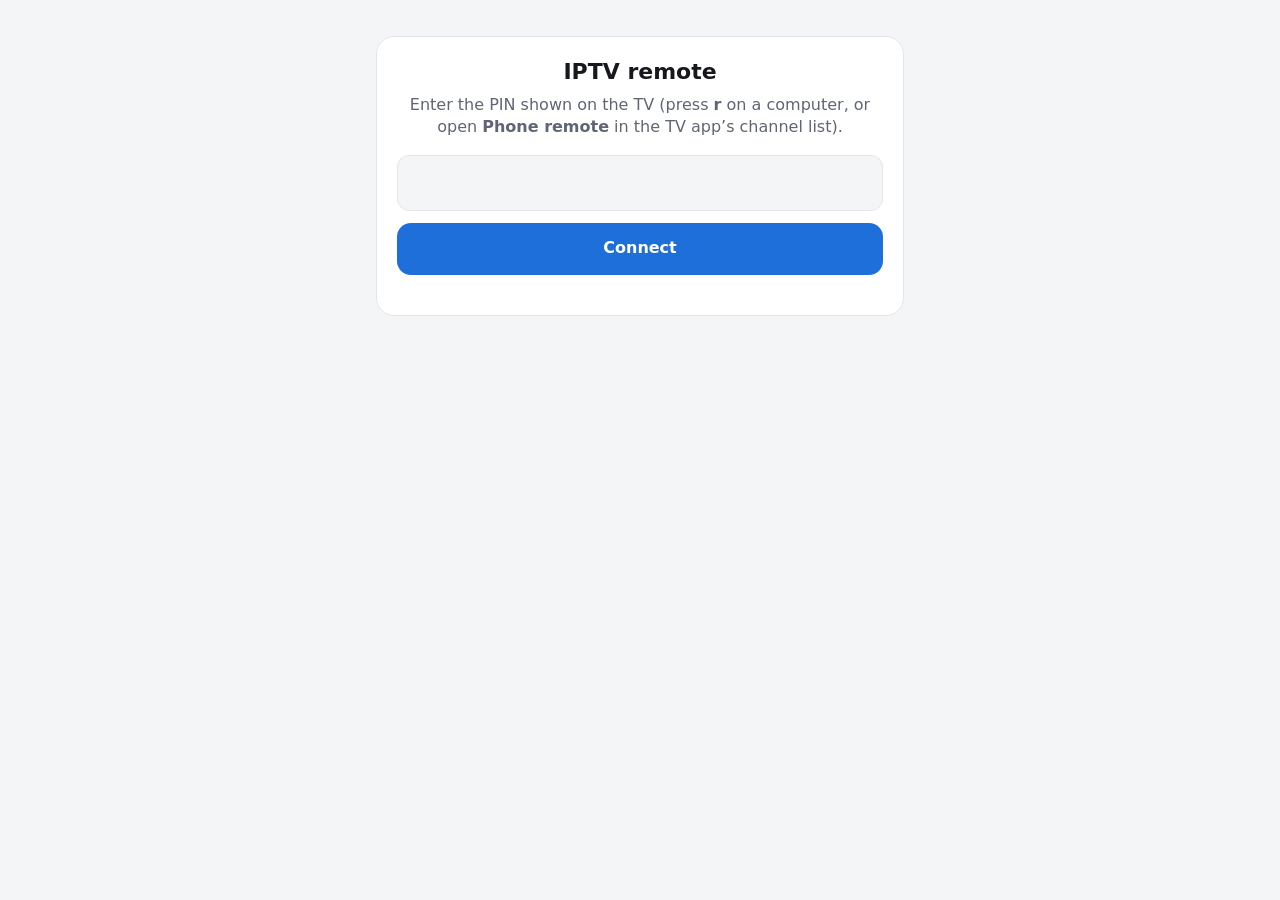
<file: crates/iptv-remote/src/page.html>
<!DOCTYPE html>
<html lang="en">
<head>
<meta charset="utf-8">
<meta name="viewport" content="width=device-width, initial-scale=1, viewport-fit=cover">
<meta name="theme-color" content="#14161a">
<meta name="referrer" content="no-referrer">
<title>IPTV remote</title>
<link rel="icon" href="data:image/svg+xml,%3Csvg xmlns='http://www.w3.org/2000/svg' viewBox='0 0 64 64'%3E%3Crect x='4' y='12' width='56' height='38' rx='6' fill='%231e88e5'/%3E%3Cpath d='M26 22v18l16-9z' fill='white'/%3E%3C/svg%3E">
<style>
:root {
  --bg: #f4f5f7; --card: #ffffff; --text: #16181d; --dim: #5f6673; --line: #e2e5ea;
  --accent: #1e6fd9; --accent-text: #ffffff; --star: #e0a800; --btn: #e9ecf1; --danger: #c62828;
}
@media (prefers-color-scheme: dark) {
  :root {
    --bg: #14161a; --card: #1d2026; --text: #eef0f3; --dim: #9aa2ae; --line: #2c3038;
    --accent: #4d9bff; --accent-text: #0b1220; --star: #ffcc33; --btn: #2a2e36; --danger: #ef6b6b;
  }
}
* { box-sizing: border-box; }
html, body { margin: 0; background: var(--bg); color: var(--text); }
body {
  font: 16px/1.4 system-ui, -apple-system, "Segoe UI", Roboto, sans-serif;
  padding: max(12px, env(safe-area-inset-top)) 16px max(16px, env(safe-area-inset-bottom));
  max-width: 560px; margin: 0 auto; -webkit-tap-highlight-color: transparent;
}
button, input, select { font: inherit; color: inherit; }
button {
  border: 0; border-radius: 14px; background: var(--btn); padding: 0; cursor: pointer;
  min-height: 52px; touch-action: manipulation; user-select: none;
}
button:active { filter: brightness(0.85); }
.hidden { display: none !important; }
.status { color: var(--dim); font-size: 14px; min-height: 20px; text-align: center; }
.status.error { color: var(--danger); }

.now {
  background: var(--card); border-radius: 18px; padding: 14px 16px; margin: 6px 0 12px;
  display: flex; align-items: center; gap: 12px; border: 1px solid var(--line);
}
.logo { width: 44px; height: 30px; object-fit: contain; flex: none; }
.now .logo { width: 64px; height: 40px; }
.now .num { font-size: 28px; font-weight: 700; color: var(--accent); min-width: 2ch; font-variant-numeric: tabular-nums; }
.now .name { flex: 1; font-size: 19px; font-weight: 600; overflow-wrap: anywhere; }
.star { background: none; min-height: 44px; min-width: 44px; font-size: 26px; color: var(--dim); }
.star.on { color: var(--star); }

.pad { display: grid; grid-template-columns: repeat(3, 1fr); gap: 10px; margin-bottom: 10px; }
.pad button { font-size: 18px; font-weight: 600; }
.pad .big { min-height: 64px; font-size: 22px; }
.pad .primary { background: var(--accent); color: var(--accent-text); }
.pad small { display: block; font-size: 12px; font-weight: 500; opacity: 0.8; }

.tracks { display: grid; grid-template-columns: 1fr 1fr; gap: 10px; margin-bottom: 12px; }
.tracks label { font-size: 13px; color: var(--dim); display: block; }
.tracks select {
  width: 100%; min-height: 48px; border-radius: 12px; border: 1px solid var(--line);
  background: var(--card); padding: 0 10px;
}

.find { display: flex; gap: 8px; margin: 4px 0 8px; position: sticky; top: 0; background: var(--bg); padding: 6px 0; z-index: 1; }
.find input {
  flex: 1; min-width: 0; min-height: 48px; border-radius: 12px; border: 1px solid var(--line);
  background: var(--card); padding: 0 14px;
}
.tabs { display: flex; gap: 6px; }
.tabs button { min-height: 48px; padding: 0 14px; border-radius: 12px; font-weight: 600; }
.tabs button[aria-pressed="true"] { background: var(--accent); color: var(--accent-text); }

.list { list-style: none; margin: 0; padding: 0; background: var(--card); border-radius: 16px; border: 1px solid var(--line); overflow: hidden; }
.list li { display: flex; align-items: center; border-top: 1px solid var(--line); }
.list li:first-child { border-top: 0; }
.list .pick {
  flex: 1; min-width: 0; text-align: left; background: none; border-radius: 0; min-height: 52px;
  padding: 8px 14px; display: flex; gap: 12px; align-items: center;
}
.list .pick .n { color: var(--dim); min-width: 4.5ch; text-align: right; font-variant-numeric: tabular-nums; }
.list .pick .t { overflow-wrap: anywhere; }
.list li.playing .pick { color: var(--accent); font-weight: 700; }
.list .empty { padding: 18px; color: var(--dim); text-align: center; }
.more { width: 100%; margin-top: 10px; }

.tools { margin: 24px 0 8px; background: var(--card); border: 1px solid var(--line); border-radius: 16px; padding: 14px 16px; }
.tools h2 { font-size: 17px; margin: 0 0 4px; }
.tools p { color: var(--dim); font-size: 14px; margin: 0 0 12px; }
.tools .row2 { display: grid; grid-template-columns: 1fr 1fr; gap: 10px; }
.tools button, .tools label.btn { min-height: 48px; border-radius: 12px; background: var(--btn); display: flex;
  align-items: center; justify-content: center; text-align: center; font-weight: 600; font-size: 15px; padding: 6px 8px; cursor: pointer; }
.pin { background: var(--card); border-radius: 18px; padding: 20px; margin-top: 24px; border: 1px solid var(--line); text-align: center; }
.pin h1 { font-size: 22px; margin: 0 0 6px; }
.pin p { color: var(--dim); margin: 0 0 16px; }
.pin input {
  width: 100%; font-size: 28px; letter-spacing: 0.3em; text-align: center; min-height: 56px;
  border-radius: 12px; border: 1px solid var(--line); background: var(--bg); margin-bottom: 12px;
}
.pin button { width: 100%; background: var(--accent); color: var(--accent-text); font-weight: 700; }
</style>
</head>
<body>

<section id="pin" class="pin hidden" aria-labelledby="pin-title">
  <h1 id="pin-title" data-t="IPTV remote">IPTV remote</h1>
  <p data-th="Enter the PIN shown on the TV (press <b>r</b> on a computer, or open <b>Phone remote</b> in the TV app’s channel list).">Enter the PIN shown on the TV (press <b>r</b> on a computer, or open <b>Phone remote</b> in the TV app’s channel list).</p>
  <form id="pin-form">
    <input id="pin-input" inputmode="numeric" autocomplete="one-time-code" maxlength="6" pattern="[0-9]{6}" aria-label="PIN" required>
    <button type="submit" data-t="Connect">Connect</button>
  </form>
  <div id="pin-status" class="status"></div>
</section>

<main id="remote" class="hidden">
  <div id="status" class="status" role="status"></div>

  <div class="now">
    <img class="logo hidden" id="now-logo" alt="" referrerpolicy="no-referrer">
    <div class="num" id="now-num">–</div>
    <div class="name" id="now-name" data-t="Connecting…">Connecting…</div>
    <button class="star" id="now-star" aria-label="Favorite" aria-pressed="false">☆</button>
  </div>

  <div class="pad">
    <button class="big primary" data-action="up" aria-label="Channel up">CH ▲</button>
    <button class="big" data-action="prev" aria-label="Previous channel">⟲<small data-t="previous">previous</small></button>
    <button class="big" data-volume="5" aria-label="Volume up">🔊 +</button>
    <button class="big primary" data-action="down" aria-label="Channel down">CH ▼</button>
    <button class="big" data-action="info" aria-label="Channel info on the TV">ⓘ<small data-t="info">info</small></button>
    <button class="big" data-volume="-5" aria-label="Volume down">🔉 −</button>
    <button data-action="group-prev" aria-label="Previous group">◀ <span data-t="group">group</span></button>
    <button data-action="group-next" aria-label="Next group"><span data-t="group">group</span> ▶</button>
    <button id="mute" aria-label="Mute" aria-pressed="false"><span id="vol">🔈 mute</span></button>
  </div>

  <div class="tracks" id="tracks">
    <div id="audio-box" class="hidden">
      <label for="audio" data-t="Audio">Audio</label>
      <select id="audio"></select>
    </div>
    <div id="subs-box" class="hidden">
      <label for="subs" data-t="Subtitles">Subtitles</label>
      <select id="subs"></select>
    </div>
  </div>

  <div class="find">
    <input id="q" type="search" placeholder="Search channels" data-tp="Search channels" autocomplete="off" autocorrect="off" spellcheck="false" aria-label="Search channels">
    <div class="tabs" role="group" aria-label="Show">
      <button id="tab-all" aria-pressed="true" data-t="All">All</button>
      <button id="tab-fav" aria-pressed="false" aria-label="Favorites only">★</button>
      <button id="tab-recent" aria-pressed="false" aria-label="Recently watched">🕘</button>
    </div>
  </div>
  <ul class="list" id="list" aria-label="Channels"></ul>
  <button class="more hidden" id="more" data-t="Show more">Show more</button>

  <section class="tools" aria-labelledby="tools-title">
    <h2 id="tools-title" data-t="Move favorites">Move favorites</h2>
    <p data-t="Save this TV’s favorites on your phone, then open another TV’s or computer’s remote and add them there.">Save this TV’s favorites on your phone, then open another TV’s or computer’s remote and add them there.</p>
    <div class="row2">
      <button id="fav-save" data-t="Save to this phone">Save to this phone</button>
      <label class="btn" for="fav-file" data-t="Add from a file">Add from a file</label>
    </div>
    <input id="fav-file" type="file" accept=".json,application/json" hidden>
    <div id="fav-status" class="status" role="status"></div>
  </details>
  <details>
    <summary>Playlists</summary>
    <label for="playlist-source">Saved playlists</label>
    <select id="playlist-source"></select>
    <button id="playlist-select" type="button">Switch playlist</button>
    <form id="playlist-form">
      <label for="playlist-name">Name</label>
      <input id="playlist-name" required maxlength="160" placeholder="My playlist">
      <label for="playlist-url">M3U URL</label>
      <input id="playlist-url" type="url" maxlength="4096" placeholder="https://">
      <label for="playlist-file">Or choose an M3U file</label>
      <input id="playlist-file" type="file" accept=".m3u,.m3u8">
      <label for="playlist-guide">XMLTV guide URL (optional)</label>
      <input id="playlist-guide" type="url" maxlength="4096" placeholder="https://">
      <button type="submit">Add and switch</button>
    </form>
    <div id="playlist-status" class="status" role="status"></div>
  </section>
</main>

<script>
'use strict';
/* Translations: the phone's language picks them (English otherwise). */
var I18N = {
"it": {
"IPTV remote": "Telecomando IPTV",
"Enter the PIN shown on the TV (press <b>r</b> on a computer, or open <b>Phone remote</b> in the TV app’s channel list).": "Inserisci il PIN mostrato sulla TV (premi <b>r</b> su un computer, oppure apri <b>Telecomando dal telefono</b> nell’elenco dei canali dell’app per TV).",
"Connect": "Connetti",
"Connecting…": "Connessione…",
"previous": "precedente",
"info": "info",
"group": "gruppo",
"Audio": "Audio",
"Subtitles": "Sottotitoli",
"Off": "Disattivati",
"Search channels": "Cerca canali",
"All": "Tutti",
"Show more": "Mostra altri",
"Show more ({0} left)": "Mostra altri ({0} rimasti)",
"Move favorites": "Sposta i preferiti",
"Save this TV’s favorites on your phone, then open another TV’s or computer’s remote and add them there.": "Salva sul telefono i preferiti di questa TV, poi apri il telecomando di un’altra TV o di un computer e aggiungili lì.",
"Save to this phone": "Salva sul telefono",
"Add from a file": "Aggiungi da un file",
"mute": "muto",
"muted": "audio disattivato",
"That PIN didn’t work. Check the TV and try again.": "Quel PIN non funziona. Controlla la TV e riprova.",
"Too many wrong PINs. Wait a few minutes, then try again.": "Troppi PIN errati. Aspetta qualche minuto, poi riprova.",
"Not sent: {0}": "Non inviato: {0}",
"Can’t reach the TV. Is it on, and is this phone on the same Wi-Fi?": "Impossibile raggiungere la TV. È accesa, e il telefono è sulla stessa rete Wi-Fi?",
"No favorites yet. Tap ☆ to add the channel you’re watching.": "Ancora nessun preferito. Tocca ☆ per aggiungere il canale che stai guardando.",
"Channels you watch will appear here.": "I canali che guardi appariranno qui.",
"No channels match.": "Nessun canale corrisponde.",
"Saved “IPTV favorites.json” (look in your downloads).": "Salvato “IPTV favorites.json” (guarda nei download).",
"Couldn’t save: {0}": "Impossibile salvare: {0}",
"That file couldn’t be used.": "Quel file non si può usare.",
"Favorites sent to the TV: {0}.": "Preferiti inviati alla TV: {0}.",
"Favorites sent to the TV: {0} ({1} not in its channel list yet).": "Preferiti inviati alla TV: {0} ({1} non ancora nel suo elenco).",
"Couldn’t send: {0}": "Impossibile inviare: {0}"
},
"es": {
"IPTV remote": "Mando de IPTV",
"Enter the PIN shown on the TV (press <b>r</b> on a computer, or open <b>Phone remote</b> in the TV app’s channel list).": "Introduce el PIN que aparece en la TV (pulsa <b>r</b> en un ordenador, o abre <b>Mando desde el móvil</b> en la lista de canales de la app de TV).",
"Connect": "Conectar",
"Connecting…": "Conectando…",
"previous": "anterior",
"info": "info",
"group": "grupo",
"Audio": "Audio",
"Subtitles": "Subtítulos",
"Off": "Desactivados",
"Search channels": "Buscar canales",
"All": "Todos",
"Show more": "Mostrar más",
"Show more ({0} left)": "Mostrar más (quedan {0})",
"Move favorites": "Mover favoritos",
"Save this TV’s favorites on your phone, then open another TV’s or computer’s remote and add them there.": "Guarda en el móvil los favoritos de esta TV y luego abre el mando de otra TV u ordenador y añádelos allí.",
"Save to this phone": "Guardar en el móvil",
"Add from a file": "Añadir desde un archivo",
"mute": "silencio",
"muted": "silenciado",
"That PIN didn’t work. Check the TV and try again.": "Ese PIN no funciona. Comprueba la TV e inténtalo de nuevo.",
"Too many wrong PINs. Wait a few minutes, then try again.": "Demasiados PIN incorrectos. Espera unos minutos e inténtalo de nuevo.",
"Not sent: {0}": "No enviado: {0}",
"Can’t reach the TV. Is it on, and is this phone on the same Wi-Fi?": "No se puede contactar con la TV. ¿Está encendida y el móvil en la misma Wi-Fi?",
"No favorites yet. Tap ☆ to add the channel you’re watching.": "Aún no hay favoritos. Toca ☆ para añadir el canal que estás viendo.",
"Channels you watch will appear here.": "Los canales que veas aparecerán aquí.",
"No channels match.": "Ningún canal coincide.",
"Saved “IPTV favorites.json” (look in your downloads).": "Guardado “IPTV favorites.json” (búscalo en tus descargas).",
"Couldn’t save: {0}": "No se pudo guardar: {0}",
"That file couldn’t be used.": "No se puede usar ese archivo.",
"Favorites sent to the TV: {0}.": "Favoritos enviados a la TV: {0}.",
"Favorites sent to the TV: {0} ({1} not in its channel list yet).": "Favoritos enviados a la TV: {0} ({1} aún no están en su lista).",
"Couldn’t send: {0}": "No se pudo enviar: {0}"
},
"fr": {
"IPTV remote": "Télécommande IPTV",
"Enter the PIN shown on the TV (press <b>r</b> on a computer, or open <b>Phone remote</b> in the TV app’s channel list).": "Saisissez le code affiché sur la TV (appuyez sur <b>r</b> sur un ordinateur, ou ouvrez <b>Télécommande sur téléphone</b> dans la liste des chaînes de l’app TV).",
"Connect": "Se connecter",
"Connecting…": "Connexion…",
"previous": "précédente",
"info": "infos",
"group": "groupe",
"Audio": "Audio",
"Subtitles": "Sous-titres",
"Off": "Désactivés",
"Search channels": "Rechercher une chaîne",
"All": "Toutes",
"Show more": "Afficher plus",
"Show more ({0} left)": "Afficher plus ({0} restantes)",
"Move favorites": "Déplacer les favoris",
"Save this TV’s favorites on your phone, then open another TV’s or computer’s remote and add them there.": "Enregistrez les favoris de cette TV sur votre téléphone, puis ouvrez la télécommande d’une autre TV ou d’un ordinateur et ajoutez-les.",
"Save to this phone": "Enregistrer sur le téléphone",
"Add from a file": "Ajouter depuis un fichier",
"mute": "muet",
"muted": "son coupé",
"That PIN didn’t work. Check the TV and try again.": "Ce code ne fonctionne pas. Vérifiez la TV et réessayez.",
"Too many wrong PINs. Wait a few minutes, then try again.": "Trop de codes erronés. Attendez quelques minutes, puis réessayez.",
"Not sent: {0}": "Non envoyé : {0}",
"Can’t reach the TV. Is it on, and is this phone on the same Wi-Fi?": "Impossible de joindre la TV. Est-elle allumée, et ce téléphone est-il sur le même Wi-Fi ?",
"No favorites yet. Tap ☆ to add the channel you’re watching.": "Pas encore de favoris. Touchez ☆ pour ajouter la chaîne que vous regardez.",
"Channels you watch will appear here.": "Les chaînes que vous regardez apparaîtront ici.",
"No channels match.": "Aucune chaîne ne correspond.",
"Saved “IPTV favorites.json” (look in your downloads).": "“IPTV favorites.json” enregistré (regardez dans vos téléchargements).",
"Couldn’t save: {0}": "Enregistrement impossible : {0}",
"That file couldn’t be used.": "Ce fichier ne peut pas être utilisé.",
"Favorites sent to the TV: {0}.": "Favoris envoyés à la TV : {0}.",
"Favorites sent to the TV: {0} ({1} not in its channel list yet).": "Favoris envoyés à la TV : {0} ({1} pas encore dans sa liste).",
"Couldn’t send: {0}": "Envoi impossible : {0}"
},
"de": {
"IPTV remote": "IPTV-Fernbedienung",
"Enter the PIN shown on the TV (press <b>r</b> on a computer, or open <b>Phone remote</b> in the TV app’s channel list).": "Gib die auf dem Fernseher angezeigte PIN ein (am Computer <b>r</b> drücken oder in der Senderliste der TV-App <b>Handy-Fernbedienung</b> öffnen).",
"Connect": "Verbinden",
"Connecting…": "Verbinden…",
"previous": "vorheriger",
"info": "Info",
"group": "Gruppe",
"Audio": "Audio",
"Subtitles": "Untertitel",
"Off": "Aus",
"Search channels": "Sender suchen",
"All": "Alle",
"Show more": "Mehr anzeigen",
"Show more ({0} left)": "Mehr anzeigen (noch {0})",
"Move favorites": "Favoriten übertragen",
"Save this TV’s favorites on your phone, then open another TV’s or computer’s remote and add them there.": "Speichere die Favoriten dieses Fernsehers auf dem Handy, öffne dann die Fernbedienung eines anderen Fernsehers oder Computers und füge sie dort hinzu.",
"Save to this phone": "Auf dem Handy speichern",
"Add from a file": "Aus Datei hinzufügen",
"mute": "stumm",
"muted": "stumm",
"That PIN didn’t work. Check the TV and try again.": "Diese PIN funktioniert nicht. Prüfe den Fernseher und versuche es erneut.",
"Too many wrong PINs. Wait a few minutes, then try again.": "Zu viele falsche PINs. Warte ein paar Minuten und versuche es dann erneut.",
"Not sent: {0}": "Nicht gesendet: {0}",
"Can’t reach the TV. Is it on, and is this phone on the same Wi-Fi?": "Der Fernseher ist nicht erreichbar. Ist er an und ist das Handy im selben WLAN?",
"No favorites yet. Tap ☆ to add the channel you’re watching.": "Noch keine Favoriten. Tippe auf ☆, um den Sender hinzuzufügen, den du gerade siehst.",
"Channels you watch will appear here.": "Sender, die du ansiehst, erscheinen hier.",
"No channels match.": "Kein Sender passt.",
"Saved “IPTV favorites.json” (look in your downloads).": "„IPTV favorites.json“ gespeichert (in deinen Downloads).",
"Couldn’t save: {0}": "Speichern nicht möglich: {0}",
"That file couldn’t be used.": "Diese Datei kann nicht verwendet werden.",
"Favorites sent to the TV: {0}.": "An den Fernseher gesendete Favoriten: {0}.",
"Favorites sent to the TV: {0} ({1} not in its channel list yet).": "An den Fernseher gesendete Favoriten: {0} ({1} noch nicht in seiner Senderliste).",
"Couldn’t send: {0}": "Senden nicht möglich: {0}"
},
"pt": {
"IPTV remote": "Comando IPTV",
"Enter the PIN shown on the TV (press <b>r</b> on a computer, or open <b>Phone remote</b> in the TV app’s channel list).": "Introduza o PIN mostrado na TV (prima <b>r</b> num computador, ou abra <b>Comando no telemóvel</b> na lista de canais da app de TV).",
"Connect": "Ligar",
"Connecting…": "A ligar…",
"previous": "anterior",
"info": "info",
"group": "grupo",
"Audio": "Áudio",
"Subtitles": "Legendas",
"Off": "Desligadas",
"Search channels": "Pesquisar canais",
"All": "Todos",
"Show more": "Mostrar mais",
"Show more ({0} left)": "Mostrar mais (faltam {0})",
"Move favorites": "Mover favoritos",
"Save this TV’s favorites on your phone, then open another TV’s or computer’s remote and add them there.": "Guarde no telemóvel os favoritos desta TV e depois abra o comando de outra TV ou computador e adicione-os lá.",
"Save to this phone": "Guardar no telemóvel",
"Add from a file": "Adicionar de um ficheiro",
"mute": "sem som",
"muted": "sem som",
"That PIN didn’t work. Check the TV and try again.": "Esse PIN não funciona. Verifique a TV e tente de novo.",
"Too many wrong PINs. Wait a few minutes, then try again.": "Demasiados PIN errados. Espere alguns minutos e tente de novo.",
"Not sent: {0}": "Não enviado: {0}",
"Can’t reach the TV. Is it on, and is this phone on the same Wi-Fi?": "Não é possível contactar a TV. Está ligada e o telemóvel está na mesma Wi-Fi?",
"No favorites yet. Tap ☆ to add the channel you’re watching.": "Ainda não há favoritos. Toque em ☆ para adicionar o canal que está a ver.",
"Channels you watch will appear here.": "Os canais que vir vão aparecer aqui.",
"No channels match.": "Nenhum canal corresponde.",
"Saved “IPTV favorites.json” (look in your downloads).": "“IPTV favorites.json” guardado (veja nas transferências).",
"Couldn’t save: {0}": "Não foi possível guardar: {0}",
"That file couldn’t be used.": "Esse ficheiro não pode ser usado.",
"Favorites sent to the TV: {0}.": "Favoritos enviados para a TV: {0}.",
"Favorites sent to the TV: {0} ({1} not in its channel list yet).": "Favoritos enviados para a TV: {0} ({1} ainda não estão na lista).",
"Couldn’t send: {0}": "Não foi possível enviar: {0}"
}
};
var LANG = String(navigator.language || 'en').slice(0, 2).toLowerCase();
function T(en) { var t = I18N[LANG]; return (t && t[en]) || en; }
function TF(en) {
  var s = T(en);
  for (var i = 1; i < arguments.length; i++) s = s.split('{' + (i - 1) + '}').join(String(arguments[i]));
  return s;
}
(function translatePage() {
  if (!I18N[LANG]) return;
  document.documentElement.lang = LANG;
  document.title = T('IPTV remote');
  Array.prototype.forEach.call(document.querySelectorAll('[data-t]'), function (el) { el.textContent = T(el.dataset.t); });
  Array.prototype.forEach.call(document.querySelectorAll('[data-th]'), function (el) { el.innerHTML = T(el.dataset.th); });
  Array.prototype.forEach.call(document.querySelectorAll('[data-tp]'), function (el) { el.placeholder = T(el.dataset.tp); });
})();

var KEY_STORE = 'iptv-remote-key';
var PAGE = 150;
var key = '';
var seq = 0;
var state = null;
var items = [];
var shown = 0;
var show = 'all'; // 'all' | 'favs' | 'recent'
var listTimer = 0;
var listGen = 0;

function $(id) { return document.getElementById(id); }
function store(k, v) { try { if (v === undefined) return localStorage.getItem(k); localStorage.setItem(k, v); } catch (e) { return null; } }

function api(path, body, raw) {
  var opts = { headers: { 'X-Key': key }, cache: 'no-store' };
  if (body) {
    opts.method = 'POST';
    opts.headers['Content-Type'] = 'application/json';
    opts.body = raw ? body : JSON.stringify(body);
  }
  return fetch(path, opts).then(function (r) {
    if (r.status === 401) { askPin(T('That PIN didn’t work. Check the TV and try again.')); throw new Error('pin'); }
    if (r.status === 429) { askPin(T('Too many wrong PINs. Wait a few minutes, then try again.')); throw new Error('locked'); }
    if (!r.ok) throw new Error('HTTP ' + r.status);
    return r.json();
  });
}

function send(cmd) {
  return api('/api/cmd', cmd).catch(function (e) { if (e.message !== 'pin') status(TF('Not sent: {0}', e.message), true); });
}

function status(text, error) {
  var s = $('status');
  s.textContent = text || '';
  s.classList.toggle('error', !!error);
}

/* ---- PIN */

function askPin(message) {
  $('remote').classList.add('hidden');
  $('pin').classList.remove('hidden');
  $('pin-status').textContent = message || '';
  $('pin-input').value = '';
}

$('pin-form').addEventListener('submit', function (ev) {
  ev.preventDefault();
  key = $('pin-input').value.trim();
  store(KEY_STORE, key);
  begin();
});

/* ---- state (long poll) */

function poll() {
  api('/api/state?seq=' + seq).then(function (s) {
    status('');
    // Refetch the list only when channels appear / disappear; a new channel
    // just moves the highlight (keeps the phone's scroll position).
    var first = !state;
    var listChanged = first || s.count !== state.count ||
      JSON.stringify(s.playlists) !== JSON.stringify(state.playlists);
    seq = s.seq;
    state = s;
    render();
    if (first) refreshList(false);
    else if (listChanged) scheduleList();
    else markPlaying();
    setTimeout(poll, 0);
  }).catch(function (e) {
    if (e.message === 'pin' || e.message === 'locked') return;
    status(T('Can’t reach the TV. Is it on, and is this phone on the same Wi-Fi?'), true);
    setTimeout(poll, 3000);
  });
}

function render() {
  renderPlaylists(state.playlists);
  var c = state.current;
  $('now-num').textContent = c.number;
  $('now-name').textContent = c.name || '';
  var logo = $('now-logo');
  if (c.logo) { if (logo.getAttribute('src') !== c.logo) logo.src = c.logo; logo.classList.remove('hidden'); }
  else logo.classList.add('hidden');
  var star = $('now-star');
  star.textContent = c.fav ? '★' : '☆';
  star.classList.toggle('on', c.fav);
  star.setAttribute('aria-pressed', String(c.fav));
  $('vol').textContent = state.muted ? '🔇 ' + T('muted') : '🔈 ' + (state.volume == null ? T('mute') : state.volume + '%');
  $('mute').setAttribute('aria-pressed', String(state.muted));
  fillTracks('audio', state.audio, null);
  fillTracks('subs', state.subs, T('Off'));
}

function fillTracks(id, tracks, offLabel) {
  var box = $(id + '-box');
  var sel = $(id);
  var usable = offLabel ? tracks.length > 0 : tracks.length > 1;
  box.classList.toggle('hidden', !usable);
  if (!usable) return;
  var html = offLabel ? '<option value="off">' + offLabel + '</option>' : '';
  var chosen = 'off';
  tracks.forEach(function (t) {
    html += '<option value="' + t.id + '">' + escapeHtml(t.label) + '</option>';
    if (t.selected) chosen = String(t.id);
  });
  if (sel.innerHTML !== html) sel.innerHTML = html;
  if (document.activeElement !== sel) sel.value = chosen;
}

/* ---- channel list */

function refreshList(resetScroll) {
  var gen = ++listGen;
  var q = $('q').value.trim();
  var which = show === 'favs' ? '&favs=1' : show === 'recent' ? '&recent=1' : '';
  api('/api/list?q=' + encodeURIComponent(q) + which).then(function (r) {
    if (gen !== listGen) return;
    items = r.items;
    shown = 0;
    $('list').innerHTML = '';
    if (!items.length) {
      var empty = T(show === 'favs' ? 'No favorites yet. Tap ☆ to add the channel you’re watching.'
        : show === 'recent' ? 'Channels you watch will appear here.' : 'No channels match.');
      $('list').innerHTML = '<li class="empty">' + empty + '</li>';
    }
    showMore();
    if (resetScroll) window.scrollTo(0, $('q').getBoundingClientRect().top + window.scrollY - 8);
  }).catch(function () {});
}

function showMore() {
  var list = $('list');
  var cur = state ? state.current.idx : -1;
  var frag = document.createDocumentFragment();
  items.slice(shown, shown + PAGE).forEach(function (it) {
    var li = document.createElement('li');
    if (it[0] === cur) li.className = 'playing';
    var logo = /^https?:/.test(it[3] || '')
      ? '<img class="logo" loading="lazy" alt="" referrerpolicy="no-referrer" src="' + escapeHtml(it[3]) +
        '" onerror="this.style.visibility=\'hidden\'">'
      : '<span class="logo"></span>';
    li.innerHTML = '<button class="pick" data-idx="' + it[0] + '"><span class="n">' + (it[4] ?? it[0] + 1) +
      '</span>' + logo + '<span class="t">' + escapeHtml(it[1]) + '</span></button>' +
      '<button class="star' + (it[2] ? ' on' : '') + '" data-fav="' + it[0] + '" aria-label="Favorite" aria-pressed="' + it[2] + '">' +
      (it[2] ? '★' : '☆') + '</button>';
    frag.appendChild(li);
  });
  list.appendChild(frag);
  shown = Math.min(items.length, shown + PAGE);
  $('more').classList.toggle('hidden', shown >= items.length);
  $('more').textContent = TF('Show more ({0} left)', items.length - shown);
}

// While the TV is still checking channels the count changes every second:
// refresh the list at most every few seconds.
var listPending = 0;
function scheduleList() {
  if (listPending) return;
  listPending = setTimeout(function () { listPending = 0; refreshList(false); }, 5000);
}

function markPlaying() {
  var cur = String(state.current.idx);
  Array.prototype.forEach.call($('list').querySelectorAll('.pick'), function (b) {
    b.parentNode.classList.toggle('playing', b.dataset.idx === cur);
  });
}

function escapeHtml(s) {
  return String(s).replace(/[&<>"']/g, function (c) {
    return { '&': '&amp;', '<': '&lt;', '>': '&gt;', '"': '&quot;', "'": '&#39;' }[c];
  });
}

/* ---- input */

document.addEventListener('click', function (ev) {
  var b = ev.target.closest('button');
  if (!b || !key) return;
  if (b.dataset.action) send({ cmd: 'action', name: b.dataset.action });
  else if (b.dataset.volume) send({ cmd: 'volume', delta: Number(b.dataset.volume) });
  else if (b.dataset.idx) {
    send({ cmd: 'tune', idx: Number(b.dataset.idx) });
    if (navigator.vibrate) navigator.vibrate(15);
  } else if (b.dataset.fav) {
    send({ cmd: 'fav', idx: Number(b.dataset.fav) }).then(function () { refreshList(false); });
  }
});
$('now-star').addEventListener('click', function () {
  if (state) send({ cmd: 'fav', idx: state.current.idx }).then(function () { refreshList(false); });
});
$('mute').addEventListener('click', function () { send({ cmd: 'mute' }); });
$('audio').addEventListener('change', function () { send({ cmd: 'track', kind: 'audio', id: Number(this.value) }); });
$('subs').addEventListener('change', function () {
  send({ cmd: 'track', kind: 'sub', id: this.value === 'off' ? null : Number(this.value) });
});
$('q').addEventListener('input', function () {
  clearTimeout(listTimer);
  listTimer = setTimeout(function () { refreshList(false); }, 200);
});
$('more').addEventListener('click', showMore);

/* ---- playlists */
var lastPlaylists = '';
function renderPlaylists(catalog) {
  if (!catalog || !catalog.entries) return;
  var serialized = JSON.stringify(catalog);
  if (serialized === lastPlaylists) return;
  lastPlaylists = serialized;
  var select = $('playlist-source');
  select.replaceChildren();
  catalog.entries.forEach(function (source) {
    select.add(new Option(source.name, source.id, false, source.id === catalog.active));
  });
}
async function sendPlaylist(input) {
  var message = $('playlist-status');
  try {
    await api('/api/cmd', { cmd: 'playlist', input: input });
    message.textContent = 'Request sent. Check the IPTV screen for the result.';
  } catch (e) {
    message.textContent = 'Could not send playlist: ' + e.message;
  }
}
$('playlist-select').addEventListener('click', function () {
  var id = $('playlist-source').value;
  if (id) sendPlaylist({ kind: 'select', id: id });
});
$('playlist-form').addEventListener('submit', async function (event) {
  event.preventDefault();
  var file = $('playlist-file').files[0];
  var name = $('playlist-name').value.trim();
  var url = $('playlist-url').value.trim();
  var guide = $('playlist-guide').value.trim() || null;
  var message = $('playlist-status');
  if ((!file && !url) || (file && url)) {
    message.textContent = 'Enter a URL or select a file.';
    return;
  }
  if (file && file.size > 2 * 1024 * 1024) {
    message.textContent = 'Choose a file smaller than 2 MiB.';
    return;
  }
  try {
    var input = file ? { kind: 'file', name: name, text: await file.text(), guide: guide }
                     : { kind: 'url', name: name, url: url, guide: guide };
    await sendPlaylist(input);
  } catch (error) {
    message.textContent = 'Could not read playlist: ' + error.message;
  }
});

/* ---- moving favorites */

$('fav-save').addEventListener('click', function () {
  fetch('/api/favorites', { headers: { 'X-Key': key }, cache: 'no-store' }).then(function (r) {
    if (!r.ok) throw new Error('HTTP ' + r.status);
    return r.blob();
  }).then(function (blob) {
    var a = document.createElement('a');
    a.href = URL.createObjectURL(blob);
    a.download = 'IPTV favorites.json';
    document.body.appendChild(a);
    a.click();
    setTimeout(function () { URL.revokeObjectURL(a.href); a.remove(); }, 1000);
    $('fav-status').textContent = T('Saved \u201cIPTV favorites.json\u201d (look in your downloads).');
  }).catch(function (e) { $('fav-status').textContent = TF('Couldn\u2019t save: {0}', e.message); });
});

$('fav-file').addEventListener('change', function () {
  var file = this.files && this.files[0];
  this.value = '';
  if (!file) return;
  var reader = new FileReader();
  reader.onload = function () {
    fetch('/api/favorites', {
      method: 'POST', cache: 'no-store',
      headers: { 'X-Key': key, 'Content-Type': 'application/json' },
      body: String(reader.result),
    }).then(function (r) {
      return r.json().then(function (j) { return { ok: r.ok, j: j }; });
    }).then(function (res) {
      if (!res.ok) { $('fav-status').textContent = T('That file couldn\u2019t be used.'); return; }
      var n = res.j.count;
      $('fav-status').textContent = res.j.missing
        ? TF('Favorites sent to the TV: {0} ({1} not in its channel list yet).', n, res.j.missing)
        : TF('Favorites sent to the TV: {0}.', n);
      setTimeout(function () { refreshList(false); }, 800);
    }).catch(function (e) { $('fav-status').textContent = TF('Couldn\u2019t send: {0}', e.message); });
  };
  reader.readAsText(file);
});
function setTab(which) {
  show = which;
  $('tab-all').setAttribute('aria-pressed', String(which === 'all'));
  $('tab-fav').setAttribute('aria-pressed', String(which === 'favs'));
  $('tab-recent').setAttribute('aria-pressed', String(which === 'recent'));
  refreshList(true);
}
$('tab-all').addEventListener('click', function () { setTab('all'); });
$('tab-fav').addEventListener('click', function () { setTab('favs'); });
$('tab-recent').addEventListener('click', function () { setTab('recent'); });
// Load more rows as the end of the list comes into view.
if ('IntersectionObserver' in window) {
  new IntersectionObserver(function (e) {
    if (e[0].isIntersecting && shown < items.length) showMore();
  }, { rootMargin: '600px' }).observe($('more'));
}

/* ---- start */

function begin() {
  $('pin').classList.add('hidden');
  $('remote').classList.remove('hidden');
  seq = 0;
  state = null;
  poll();
}

(function () {
  // The QR code carries the PIN after "#": remember it, then hide it.
  var fromQr = location.hash.replace(/^#/, '');
  if (/^[0-9]{6}$/.test(fromQr)) {
    store(KEY_STORE, fromQr);
    try { history.replaceState(null, '', location.pathname); } catch (e) { /* ignore */ }
  }
  key = store(KEY_STORE) || '';
  if (key) begin(); else askPin();
})();
</script>
</body>
</html>
</file>
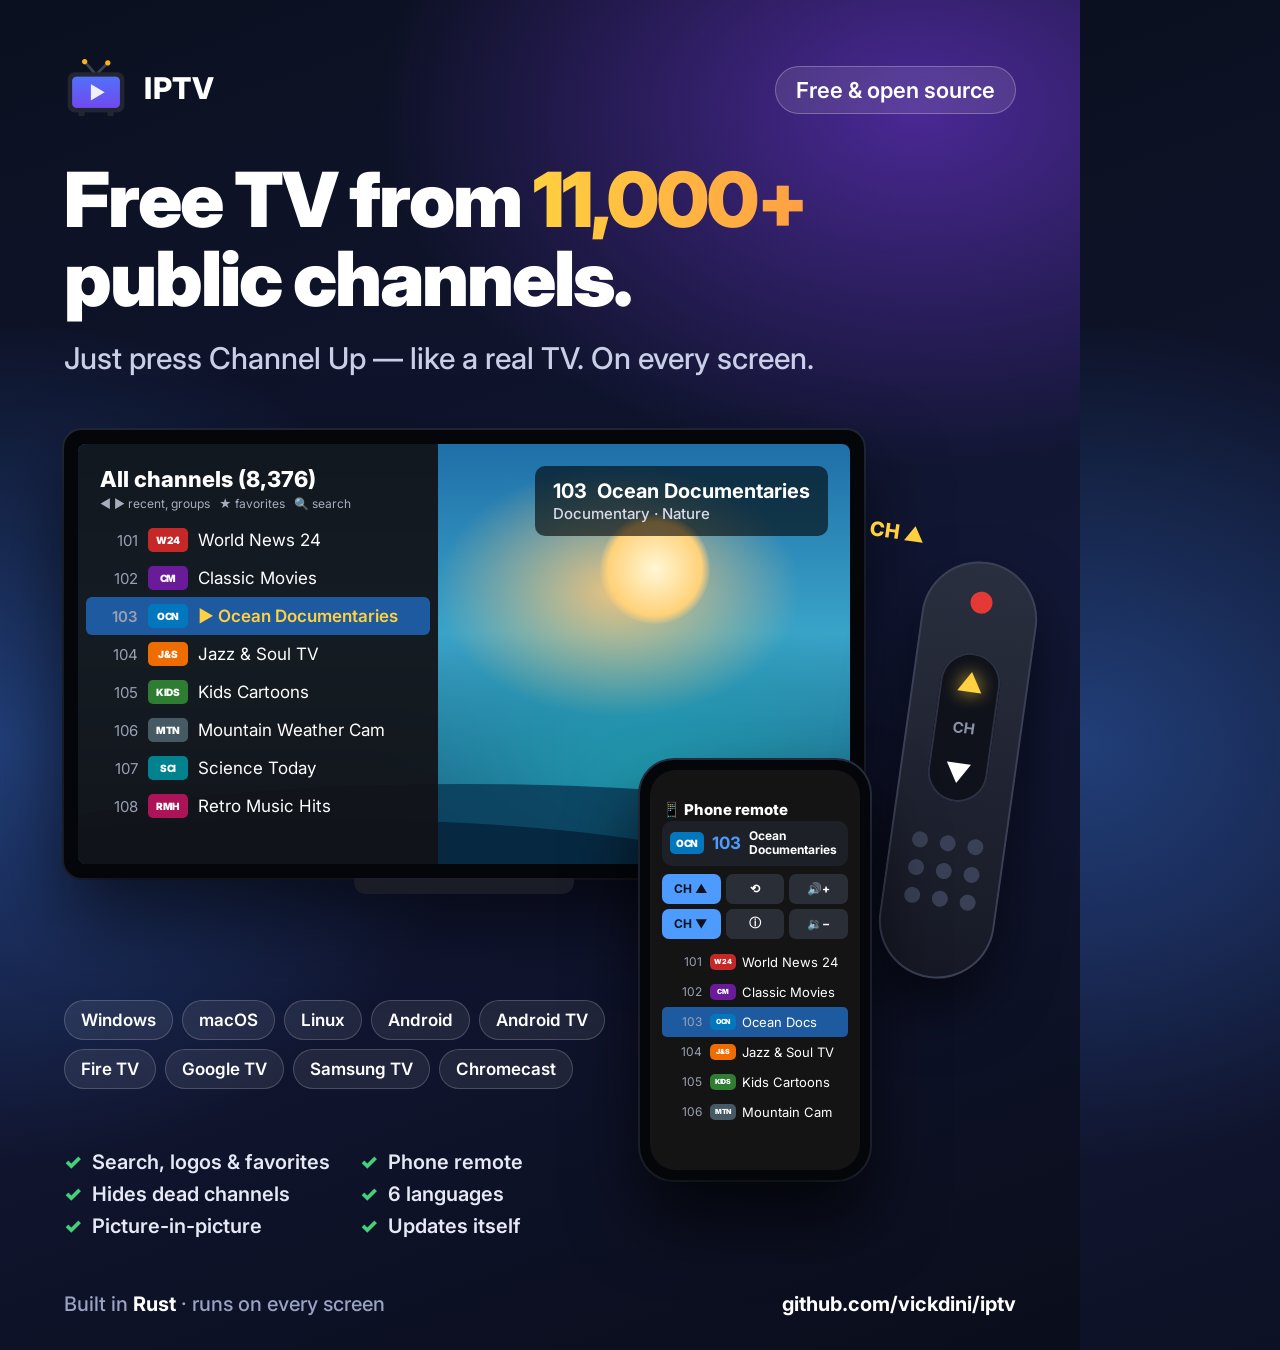
<file: docs/images/src/poster.html>
<!DOCTYPE html>
<html lang="en">
<head>
<meta charset="utf-8">
<link rel="preconnect" href="https://fonts.googleapis.com">
<link href="https://fonts.googleapis.com/css2?family=Inter:wght@400;500;600;700;800;900&display=swap" rel="stylesheet">
<style>
  * { box-sizing: border-box; margin: 0; padding: 0; }
  html, body { width: 1080px; height: 1350px; overflow: hidden; }
  body {
    font-family: "Inter", "Segoe UI", sans-serif;
    color: #fff;
    background:
      radial-gradient(900px 600px at 85% 8%, rgba(124, 58, 237, .55), transparent 60%),
      radial-gradient(800px 700px at 0% 55%, rgba(64, 140, 255, .35), transparent 60%),
      linear-gradient(160deg, #0b1020 0%, #121735 55%, #0a0d1a 100%);
    position: relative;
  }

  /* ---------- header ---------- */
  .brand { position: absolute; top: 56px; left: 64px; display: flex; align-items: center; gap: 16px; }
  .brand img { width: 64px; height: 64px; }
  .brand span { font-size: 30px; font-weight: 800; letter-spacing: .5px; }
  .free { position: absolute; top: 66px; right: 64px; padding: 10px 20px; border-radius: 999px;
          background: rgba(255,255,255,.1); border: 1px solid rgba(255,255,255,.25);
          font-size: 22px; font-weight: 600; }
  h1 { position: absolute; top: 160px; left: 64px; right: 64px;
       font-size: 76px; line-height: 1.04; font-weight: 900; letter-spacing: -2px; }
  h1 .hl { background: linear-gradient(90deg, #ffd040, #ff9f43); -webkit-background-clip: text; color: transparent; }
  .sub { position: absolute; top: 340px; left: 64px; right: 64px; font-size: 30px; color: #c9cfe6; font-weight: 500; }

  /* ---------- TV ---------- */
  .tv { position: absolute; top: 430px; left: 64px; width: 800px; }
  .tv .frame { background: #05060a; border-radius: 18px; padding: 14px; box-shadow: 0 40px 80px rgba(0,0,0,.6), 0 0 0 2px #232838; }
  .screen { position: relative; height: 420px; border-radius: 8px; overflow: hidden;
            background:
              radial-gradient(260px 180px at 70% 35%, rgba(255,200,120,.9), transparent 70%),
              radial-gradient(420px 260px at 75% 80%, rgba(32,160,180,.85), transparent 70%),
              linear-gradient(180deg, #1f6fa8 0%, #3aa3c8 45%, #0f4d6b 100%); }
  /* abstract "ocean documentary" picture */
  .wave { position: absolute; left: -10%; width: 120%; height: 140px; border-radius: 50%; }
  .wave.w1 { bottom: -60px; background: rgba(10,60,90,.85); }
  .wave.w2 { bottom: -95px; background: rgba(6,40,64,.95); left: -30%; }
  .sun { position: absolute; top: 70px; right: 140px; width: 110px; height: 110px; border-radius: 50%;
         background: radial-gradient(circle, #fff7d6, #ffd27a 60%, rgba(255,210,122,0) 72%); }
  .panel { position: absolute; top: 0; left: 0; bottom: 0; width: 360px; background: rgba(18,18,22,.93); padding: 22px 0 0; }
  .panel .t { font-size: 22px; font-weight: 800; padding: 0 22px; }
  .panel .k { font-size: 12px; color: #a8adbd; padding: 4px 22px 10px; }
  .row { display: flex; align-items: center; height: 38px; margin: 0 8px; padding: 0 12px; border-radius: 6px; font-size: 17px; }
  .row .n { width: 40px; color: #9aa0b3; text-align: right; margin-right: 10px; font-size: 15px; }
  .lg { display: inline-flex; align-items: center; justify-content: center; width: 40px; height: 24px; margin-right: 10px;
        border-radius: 5px; font-size: 10px; font-weight: 900; font-style: normal; letter-spacing: -.3px; color: #fff; flex: none; }
  .row.sel { background: #1e5aa0; }
  .row.play { color: #ffd040; font-weight: 600; }
  .banner { position: absolute; top: 22px; right: 22px; background: rgba(0,0,0,.6); border-radius: 10px;
            padding: 12px 18px; font-size: 20px; font-weight: 700; line-height: 1.3; }
  .banner small { display: block; font-size: 15px; font-weight: 500; color: #d7dbea; }
  .stand { width: 220px; height: 16px; margin: 0 auto; background: #1a1d28; border-radius: 0 0 12px 12px; }

  /* ---------- remote ---------- */
  .remote { position: absolute; top: 560px; left: 900px; width: 116px; height: 420px; border-radius: 58px;
            background: linear-gradient(180deg, #2a2f3f, #161925); box-shadow: 0 30px 60px rgba(0,0,0,.6), inset 0 0 0 2px #3a4055;
            transform: rotate(8deg); }
  .remote .pwr { width: 22px; height: 22px; border-radius: 50%; background: #e53935; margin: 30px auto 0; }
  .remote .ch { margin: 40px auto 0; width: 60px; height: 150px; border-radius: 30px; background: #0f121b;
                display: flex; flex-direction: column; justify-content: space-between; align-items: center; padding: 14px 0;
                box-shadow: inset 0 0 0 2px #2c3244; }
  .remote .ch b { font-size: 26px; color: #fff; }
  .remote .ch .up { color: #ffd040; text-shadow: 0 0 18px rgba(255,208,64,.9); }
  .remote .ch i { font-style: normal; font-size: 15px; color: #8a91a8; font-weight: 700; }
  .remote .dots { display: grid; grid-template-columns: repeat(3, 16px); gap: 12px; justify-content: center; margin-top: 34px; }
  .remote .dots span { width: 16px; height: 16px; border-radius: 50%; background: #3a4055; }
  .press { position: absolute; top: 520px; left: 870px; font-size: 20px; font-weight: 800; color: #ffd040; transform: rotate(8deg); }

  /* ---------- phone ---------- */
  .phone { position: absolute; top: 760px; left: 640px; width: 230px; height: 420px; border-radius: 34px; padding: 10px;
           background: #05060a; box-shadow: 0 40px 70px rgba(0,0,0,.7), 0 0 0 2px #2a2f40; }
  .phone .in { width: 100%; height: 100%; border-radius: 26px; background: #141414; overflow: hidden; padding: 30px 12px 0; }
  .phone .st { font-size: 15px; font-weight: 800; }
  .phone .box { margin: 10px 0 8px; background: #2a2a2a; border: 2px solid #1e5aa0; border-radius: 8px; padding: 8px 10px;
                font-size: 15px; display: flex; gap: 8px; align-items: center; }
  .phone .box .cur { display: inline-block; width: 2px; height: 16px; background: #fff; margin-left: 1px; vertical-align: middle; }
  .phone .r { display: flex; height: 30px; align-items: center; font-size: 13px; border-radius: 5px; padding: 0 6px; }
  .phone .r .n { width: 34px; color: #9aa0b3; text-align: right; margin-right: 8px; font-size: 12px; }
  .phone .r.sel { background: #1e5aa0; }
  .phone .now { display: flex; align-items: center; gap: 8px; background: #1d2026; border-radius: 10px; padding: 8px; margin: 2px 0 8px; }
  .phone .now .lg { width: 34px; height: 22px; margin: 0; }
  .phone .now b { font-size: 17px; color: #4d9bff; }
  .phone .now span { font-size: 12px; font-weight: 700; line-height: 1.2; }
  .phone .pad { display: grid; grid-template-columns: 1fr 1fr 1fr; gap: 5px; margin-bottom: 8px; }
  .phone .pad i { font-style: normal; height: 30px; border-radius: 7px; background: #2a2e36; display: flex; align-items: center;
                  justify-content: center; font-size: 12px; font-weight: 700; }
  .phone .pad i.p { background: #4d9bff; color: #0b1220; }
  .phone .r .lg { width: 26px; height: 16px; font-size: 7px; margin-right: 6px; }

  /* ---------- platforms + features ---------- */
  .platforms { position: absolute; top: 1000px; left: 64px; width: 560px; display: flex; flex-wrap: wrap; gap: 9px; }
  .platforms span { padding: 9px 16px; border-radius: 999px; background: rgba(255,255,255,.08);
                    border: 1px solid rgba(255,255,255,.18); font-size: 17px; font-weight: 600; }
  .features { position: absolute; top: 1150px; left: 64px; width: 600px; display: grid; grid-template-columns: auto auto; justify-content: start; gap: 8px 30px;
              font-size: 20px; font-weight: 600; color: #e6e9f5; }
  .features div::before { content: "✓"; color: #43d17a; font-weight: 900; margin-right: 10px; }
  .footer { position: absolute; bottom: 34px; left: 64px; right: 64px; display: flex; justify-content: space-between;
            font-size: 20px; color: #9aa3c4; font-weight: 500; }
  .footer b { color: #fff; font-weight: 700; }
</style>
</head>
<body>
  <div class="brand"><img src="icon.png" alt=""><span>IPTV</span></div>
  <div class="free">Free &amp; open source</div>

  <h1>Free TV from <span class="hl">11,000+</span><br>public channels.</h1>
  <div class="sub">Just press Channel Up — like a real TV. On every screen.</div>

  <div class="tv">
    <div class="frame">
      <div class="screen">
        <div class="sun"></div>
        <div class="wave w1"></div>
        <div class="wave w2"></div>
        <div class="panel">
          <div class="t">All channels (8,376)</div>
          <div class="k">◀ ▶ recent, groups &nbsp; ★ favorites &nbsp; 🔍 search</div>
          <div class="row"><span class="n">101</span><i class="lg" style="background:#c62828">W24</i>World News 24</div>
          <div class="row"><span class="n">102</span><i class="lg" style="background:#6a1b9a">CM</i>Classic Movies</div>
          <div class="row sel play"><span class="n">103</span><i class="lg" style="background:#0277bd">OCN</i>▶ Ocean Documentaries</div>
          <div class="row"><span class="n">104</span><i class="lg" style="background:#ef6c00">J&amp;S</i>Jazz &amp; Soul TV</div>
          <div class="row"><span class="n">105</span><i class="lg" style="background:#2e7d32">KIDS</i>Kids Cartoons</div>
          <div class="row"><span class="n">106</span><i class="lg" style="background:#455a64">MTN</i>Mountain Weather Cam</div>
          <div class="row"><span class="n">107</span><i class="lg" style="background:#00838f">SCI</i>Science Today</div>
          <div class="row"><span class="n">108</span><i class="lg" style="background:#ad1457">RMH</i>Retro Music Hits</div>
        </div>
        <div class="banner">103 &nbsp;Ocean Documentaries<small>Documentary · Nature</small></div>
      </div>
    </div>
    <div class="stand"></div>
  </div>

  <div class="press">CH ▲</div>
  <div class="remote">
    <div class="pwr"></div>
    <div class="ch"><b class="up">▲</b><i>CH</i><b>▼</b></div>
    <div class="dots"><span></span><span></span><span></span><span></span><span></span><span></span><span></span><span></span><span></span></div>
  </div>

  <div class="phone"><div class="in">
    <div class="st">📱 Phone remote</div>
    <div class="now"><i class="lg" style="background:#0277bd">OCN</i><b>103</b><span>Ocean<br>Documentaries</span></div>
    <div class="pad"><i class="p">CH ▲</i><i>⟲</i><i>🔊+</i><i class="p">CH ▼</i><i>ⓘ</i><i>🔉−</i></div>
    <div class="r"><span class="n">101</span><i class="lg" style="background:#c62828">W24</i>World News 24</div>
    <div class="r"><span class="n">102</span><i class="lg" style="background:#6a1b9a">CM</i>Classic Movies</div>
    <div class="r sel"><span class="n">103</span><i class="lg" style="background:#0277bd">OCN</i>Ocean Docs</div>
    <div class="r"><span class="n">104</span><i class="lg" style="background:#ef6c00">J&amp;S</i>Jazz &amp; Soul TV</div>
    <div class="r"><span class="n">105</span><i class="lg" style="background:#2e7d32">KIDS</i>Kids Cartoons</div>
    <div class="r"><span class="n">106</span><i class="lg" style="background:#455a64">MTN</i>Mountain Cam</div>
  </div></div>

  <div class="platforms">
    <span>Windows</span><span>macOS</span><span>Linux</span><span>Android</span><span>Android TV</span>
    <span>Fire TV</span><span>Google TV</span><span>Samsung TV</span><span>Chromecast</span>
  </div>

  <div class="features">
    <div>Search, logos &amp; favorites</div>
    <div>Phone remote</div>
    <div>Hides dead channels</div>
    <div>6 languages</div>
    <div>Picture-in-picture</div>
    <div>Updates itself</div>
  </div>

  <div class="footer"><span>Built in <b>Rust</b> · runs on every screen</span><span><b>github.com/vickdini/iptv</b></span></div>
</body>
</html>
</file>
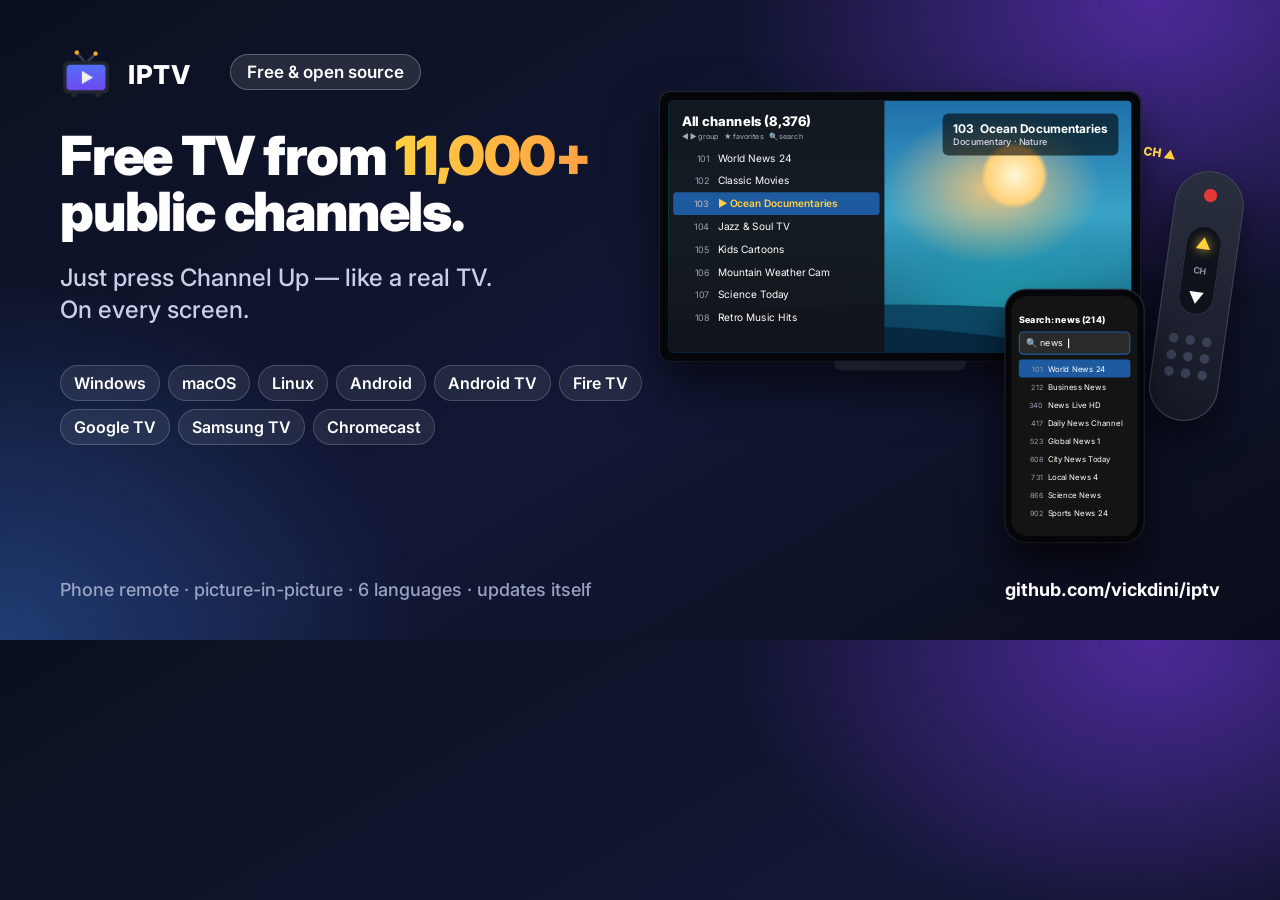
<file: docs/images/src/social.html>
<!DOCTYPE html>
<html lang="en"><head><meta charset="utf-8">
<link href="https://fonts.googleapis.com/css2?family=Inter:wght@400;500;600;700;800;900&display=swap" rel="stylesheet">
<style>
  * { box-sizing: border-box; margin: 0; padding: 0; }
  html, body { width: 1080px; height: 1350px; overflow: hidden; }
  body {
    font-family: "Inter", "Segoe UI", sans-serif;
    color: #fff;
    background:
      radial-gradient(900px 600px at 85% 8%, rgba(124, 58, 237, .55), transparent 60%),
      radial-gradient(800px 700px at 0% 55%, rgba(64, 140, 255, .35), transparent 60%),
      linear-gradient(160deg, #0b1020 0%, #121735 55%, #0a0d1a 100%);
    position: relative;
  }

  /* ---------- header ---------- */
  .brand { position: absolute; top: 56px; left: 64px; display: flex; align-items: center; gap: 16px; }
  .brand img { width: 64px; height: 64px; }
  .brand span { font-size: 30px; font-weight: 800; letter-spacing: .5px; }
  .free { position: absolute; top: 66px; right: 64px; padding: 10px 20px; border-radius: 999px;
          background: rgba(255,255,255,.1); border: 1px solid rgba(255,255,255,.25);
          font-size: 22px; font-weight: 600; }
  h1 { position: absolute; top: 160px; left: 64px; right: 64px;
       font-size: 76px; line-height: 1.04; font-weight: 900; letter-spacing: -2px; }
  h1 .hl { background: linear-gradient(90deg, #ffd040, #ff9f43); -webkit-background-clip: text; color: transparent; }
  .sub { position: absolute; top: 340px; left: 64px; right: 64px; font-size: 30px; color: #c9cfe6; font-weight: 500; }

  /* ---------- TV ---------- */
  .tv { position: absolute; top: 430px; left: 64px; width: 800px; }
  .tv .frame { background: #05060a; border-radius: 18px; padding: 14px; box-shadow: 0 40px 80px rgba(0,0,0,.6), 0 0 0 2px #232838; }
  .screen { position: relative; height: 420px; border-radius: 8px; overflow: hidden;
            background:
              radial-gradient(260px 180px at 70% 35%, rgba(255,200,120,.9), transparent 70%),
              radial-gradient(420px 260px at 75% 80%, rgba(32,160,180,.85), transparent 70%),
              linear-gradient(180deg, #1f6fa8 0%, #3aa3c8 45%, #0f4d6b 100%); }
  /* abstract "ocean documentary" picture */
  .wave { position: absolute; left: -10%; width: 120%; height: 140px; border-radius: 50%; }
  .wave.w1 { bottom: -60px; background: rgba(10,60,90,.85); }
  .wave.w2 { bottom: -95px; background: rgba(6,40,64,.95); left: -30%; }
  .sun { position: absolute; top: 70px; right: 140px; width: 110px; height: 110px; border-radius: 50%;
         background: radial-gradient(circle, #fff7d6, #ffd27a 60%, rgba(255,210,122,0) 72%); }
  .panel { position: absolute; top: 0; left: 0; bottom: 0; width: 360px; background: rgba(18,18,22,.93); padding: 22px 0 0; }
  .panel .t { font-size: 22px; font-weight: 800; padding: 0 22px; }
  .panel .k { font-size: 12px; color: #a8adbd; padding: 4px 22px 10px; }
  .row { display: flex; align-items: center; height: 38px; margin: 0 8px; padding: 0 12px; border-radius: 6px; font-size: 17px; }
  .row .n { width: 48px; color: #9aa0b3; text-align: right; margin-right: 14px; font-size: 15px; }
  .row.sel { background: #1e5aa0; }
  .row.play { color: #ffd040; font-weight: 600; }
  .banner { position: absolute; top: 22px; right: 22px; background: rgba(0,0,0,.6); border-radius: 10px;
            padding: 12px 18px; font-size: 20px; font-weight: 700; line-height: 1.3; }
  .banner small { display: block; font-size: 15px; font-weight: 500; color: #d7dbea; }
  .stand { width: 220px; height: 16px; margin: 0 auto; background: #1a1d28; border-radius: 0 0 12px 12px; }

  /* ---------- remote ---------- */
  .remote { position: absolute; top: 560px; left: 900px; width: 116px; height: 420px; border-radius: 58px;
            background: linear-gradient(180deg, #2a2f3f, #161925); box-shadow: 0 30px 60px rgba(0,0,0,.6), inset 0 0 0 2px #3a4055;
            transform: rotate(8deg); }
  .remote .pwr { width: 22px; height: 22px; border-radius: 50%; background: #e53935; margin: 30px auto 0; }
  .remote .ch { margin: 40px auto 0; width: 60px; height: 150px; border-radius: 30px; background: #0f121b;
                display: flex; flex-direction: column; justify-content: space-between; align-items: center; padding: 14px 0;
                box-shadow: inset 0 0 0 2px #2c3244; }
  .remote .ch b { font-size: 26px; color: #fff; }
  .remote .ch .up { color: #ffd040; text-shadow: 0 0 18px rgba(255,208,64,.9); }
  .remote .ch i { font-style: normal; font-size: 15px; color: #8a91a8; font-weight: 700; }
  .remote .dots { display: grid; grid-template-columns: repeat(3, 16px); gap: 12px; justify-content: center; margin-top: 34px; }
  .remote .dots span { width: 16px; height: 16px; border-radius: 50%; background: #3a4055; }
  .press { position: absolute; top: 520px; left: 870px; font-size: 20px; font-weight: 800; color: #ffd040; transform: rotate(8deg); }

  /* ---------- phone ---------- */
  .phone { position: absolute; top: 760px; left: 640px; width: 230px; height: 420px; border-radius: 34px; padding: 10px;
           background: #05060a; box-shadow: 0 40px 70px rgba(0,0,0,.7), 0 0 0 2px #2a2f40; }
  .phone .in { width: 100%; height: 100%; border-radius: 26px; background: #141414; overflow: hidden; padding: 30px 12px 0; }
  .phone .st { font-size: 15px; font-weight: 800; }
  .phone .box { margin: 10px 0 8px; background: #2a2a2a; border: 2px solid #1e5aa0; border-radius: 8px; padding: 8px 10px;
                font-size: 15px; display: flex; gap: 8px; align-items: center; }
  .phone .box .cur { display: inline-block; width: 2px; height: 16px; background: #fff; margin-left: 1px; vertical-align: middle; }
  .phone .r { display: flex; height: 30px; align-items: center; font-size: 13px; border-radius: 5px; padding: 0 6px; }
  .phone .r .n { width: 34px; color: #9aa0b3; text-align: right; margin-right: 8px; font-size: 12px; }
  .phone .r.sel { background: #1e5aa0; }

  /* ---------- platforms + features ---------- */
  .platforms { position: absolute; top: 1010px; left: 64px; width: 560px; display: flex; flex-wrap: wrap; gap: 10px; }
  .platforms span { padding: 9px 16px; border-radius: 999px; background: rgba(255,255,255,.08);
                    border: 1px solid rgba(255,255,255,.18); font-size: 19px; font-weight: 600; }
  .features { position: absolute; top: 1150px; left: 64px; width: 560px; display: grid; grid-template-columns: 1fr 1fr; gap: 10px 22px;
              font-size: 21px; font-weight: 600; color: #e6e9f5; }
  .features div::before { content: "✓"; color: #43d17a; font-weight: 900; margin-right: 10px; }
  .footer { position: absolute; bottom: 34px; left: 64px; right: 64px; display: flex; justify-content: space-between;
            font-size: 20px; color: #9aa3c4; font-weight: 500; }
  .footer b { color: #fff; font-weight: 700; }

  html, body { width: 1280px; height: 640px; }
  body { background:
      radial-gradient(700px 500px at 90% 0%, rgba(124, 58, 237, .55), transparent 60%),
      radial-gradient(700px 600px at 0% 100%, rgba(64, 140, 255, .32), transparent 60%),
      linear-gradient(150deg, #0b1020 0%, #121735 55%, #0a0d1a 100%); }
  .brand { top: 48px; left: 60px; }
  .brand img { width: 52px; height: 52px; }
  .brand span { font-size: 26px; }
  .free { top: 54px; left: 230px; right: auto; font-size: 17px; padding: 7px 16px; }
  h1 { top: 128px; left: 60px; right: auto; width: 620px; font-size: 54px; letter-spacing: -1.2px; }
  .sub { top: 262px; left: 60px; right: auto; width: 590px; font-size: 24px; line-height: 1.35; }
  .platforms { top: 365px; left: 60px; width: 600px; gap: 8px; }
  .platforms span { font-size: 16px; padding: 7px 13px; }
  .footer { bottom: 40px; left: 60px; right: auto; width: 1160px; font-size: 18px; }
  /* the device scene, scaled down on the right */
  .scene { position: absolute; left: 660px; top: 92px; width: 1000px; height: 760px;
           transform: scale(.6); transform-origin: top left; }
  .scene .tv { top: 0; left: 0; }
  .scene .press { top: 90px; left: 806px; }
  .scene .remote { top: 130px; left: 836px; }
  .scene .phone { top: 330px; left: 576px; }
</style></head>
<body>
  <div class="brand"><img src="icon.png" alt=""><span>IPTV</span></div>
  <div class="free">Free &amp; open source</div>
  <h1>Free TV from <span class="hl">11,000+</span><br>public channels.</h1>
  <div class="sub">Just press Channel Up — like a real TV.<br>On every screen.</div>
  <div class="platforms">
    <span>Windows</span><span>macOS</span><span>Linux</span><span>Android</span><span>Android TV</span>
    <span>Fire TV</span><span>Google TV</span><span>Samsung TV</span><span>Chromecast</span>
  </div>
  <div class="scene">
  <div class="tv">
    <div class="frame">
      <div class="screen">
        <div class="sun"></div>
        <div class="wave w1"></div>
        <div class="wave w2"></div>
        <div class="panel">
          <div class="t">All channels (8,376)</div>
          <div class="k">◀ ▶ group &nbsp; ★ favorites &nbsp; 🔍 search</div>
          <div class="row"><span class="n">101</span>World News 24</div>
          <div class="row"><span class="n">102</span>Classic Movies</div>
          <div class="row sel play"><span class="n">103</span>▶ Ocean Documentaries</div>
          <div class="row"><span class="n">104</span>Jazz &amp; Soul TV</div>
          <div class="row"><span class="n">105</span>Kids Cartoons</div>
          <div class="row"><span class="n">106</span>Mountain Weather Cam</div>
          <div class="row"><span class="n">107</span>Science Today</div>
          <div class="row"><span class="n">108</span>Retro Music Hits</div>
        </div>
        <div class="banner">103 &nbsp;Ocean Documentaries<small>Documentary · Nature</small></div>
      </div>
    </div>
    <div class="stand"></div>
  </div>
  <div class="press">CH ▲</div>
  <div class="remote">
    <div class="pwr"></div>
    <div class="ch"><b class="up">▲</b><i>CH</i><b>▼</b></div>
    <div class="dots"><span></span><span></span><span></span><span></span><span></span><span></span><span></span><span></span><span></span></div>
  </div>
  <div class="phone"><div class="in">
    <div class="st">Search: news (214)</div>
    <div class="box">🔍 news<span class="cur"></span></div>
    <div class="r sel"><span class="n">101</span>World News 24</div>
    <div class="r"><span class="n">212</span>Business News</div>
    <div class="r"><span class="n">340</span>News Live HD</div>
    <div class="r"><span class="n">417</span>Daily News Channel</div>
    <div class="r"><span class="n">523</span>Global News 1</div>
    <div class="r"><span class="n">608</span>City News Today</div>
    <div class="r"><span class="n">731</span>Local News 4</div>
    <div class="r"><span class="n">866</span>Science News</div>
    <div class="r"><span class="n">902</span>Sports News 24</div>
  </div></div>
  </div>
  <div class="footer"><span>Phone remote · picture-in-picture · 6 languages · updates itself</span><span><b>github.com/vickdini/iptv</b></span></div>
</body></html>
</file>
